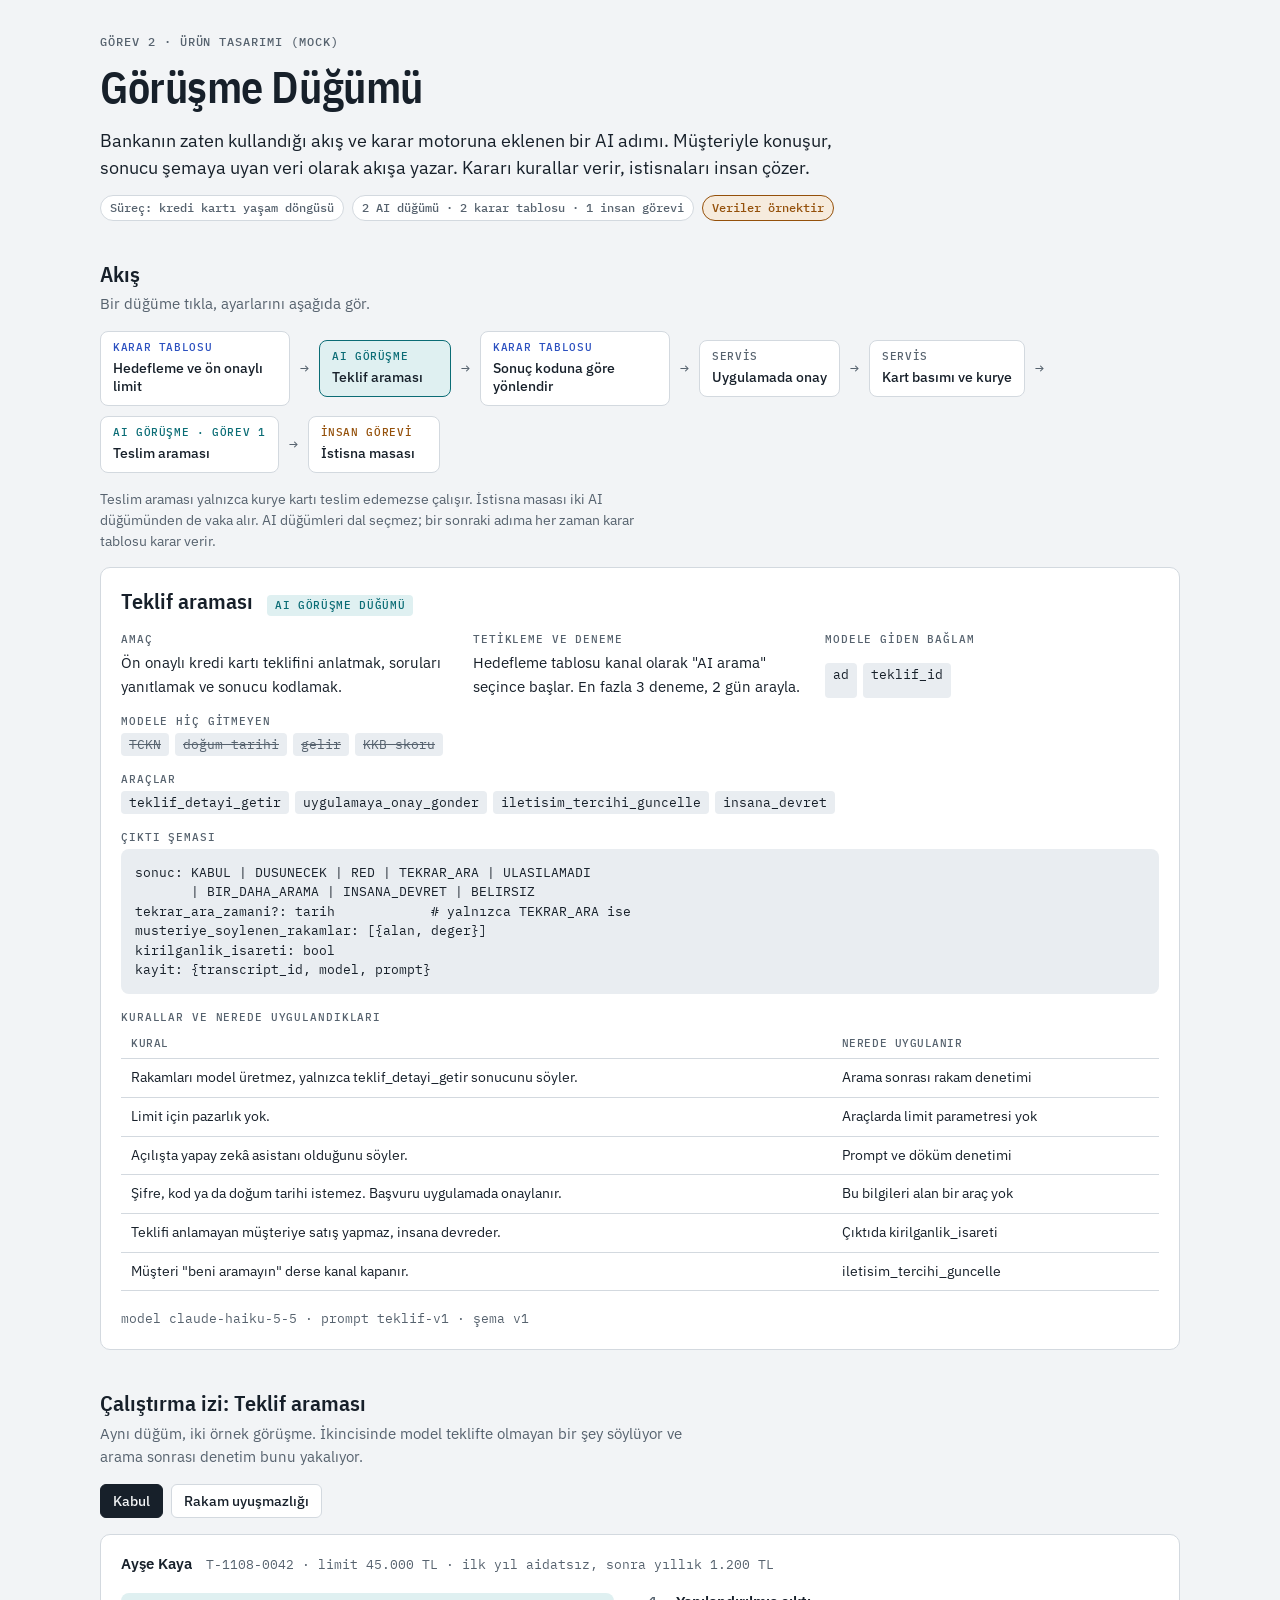
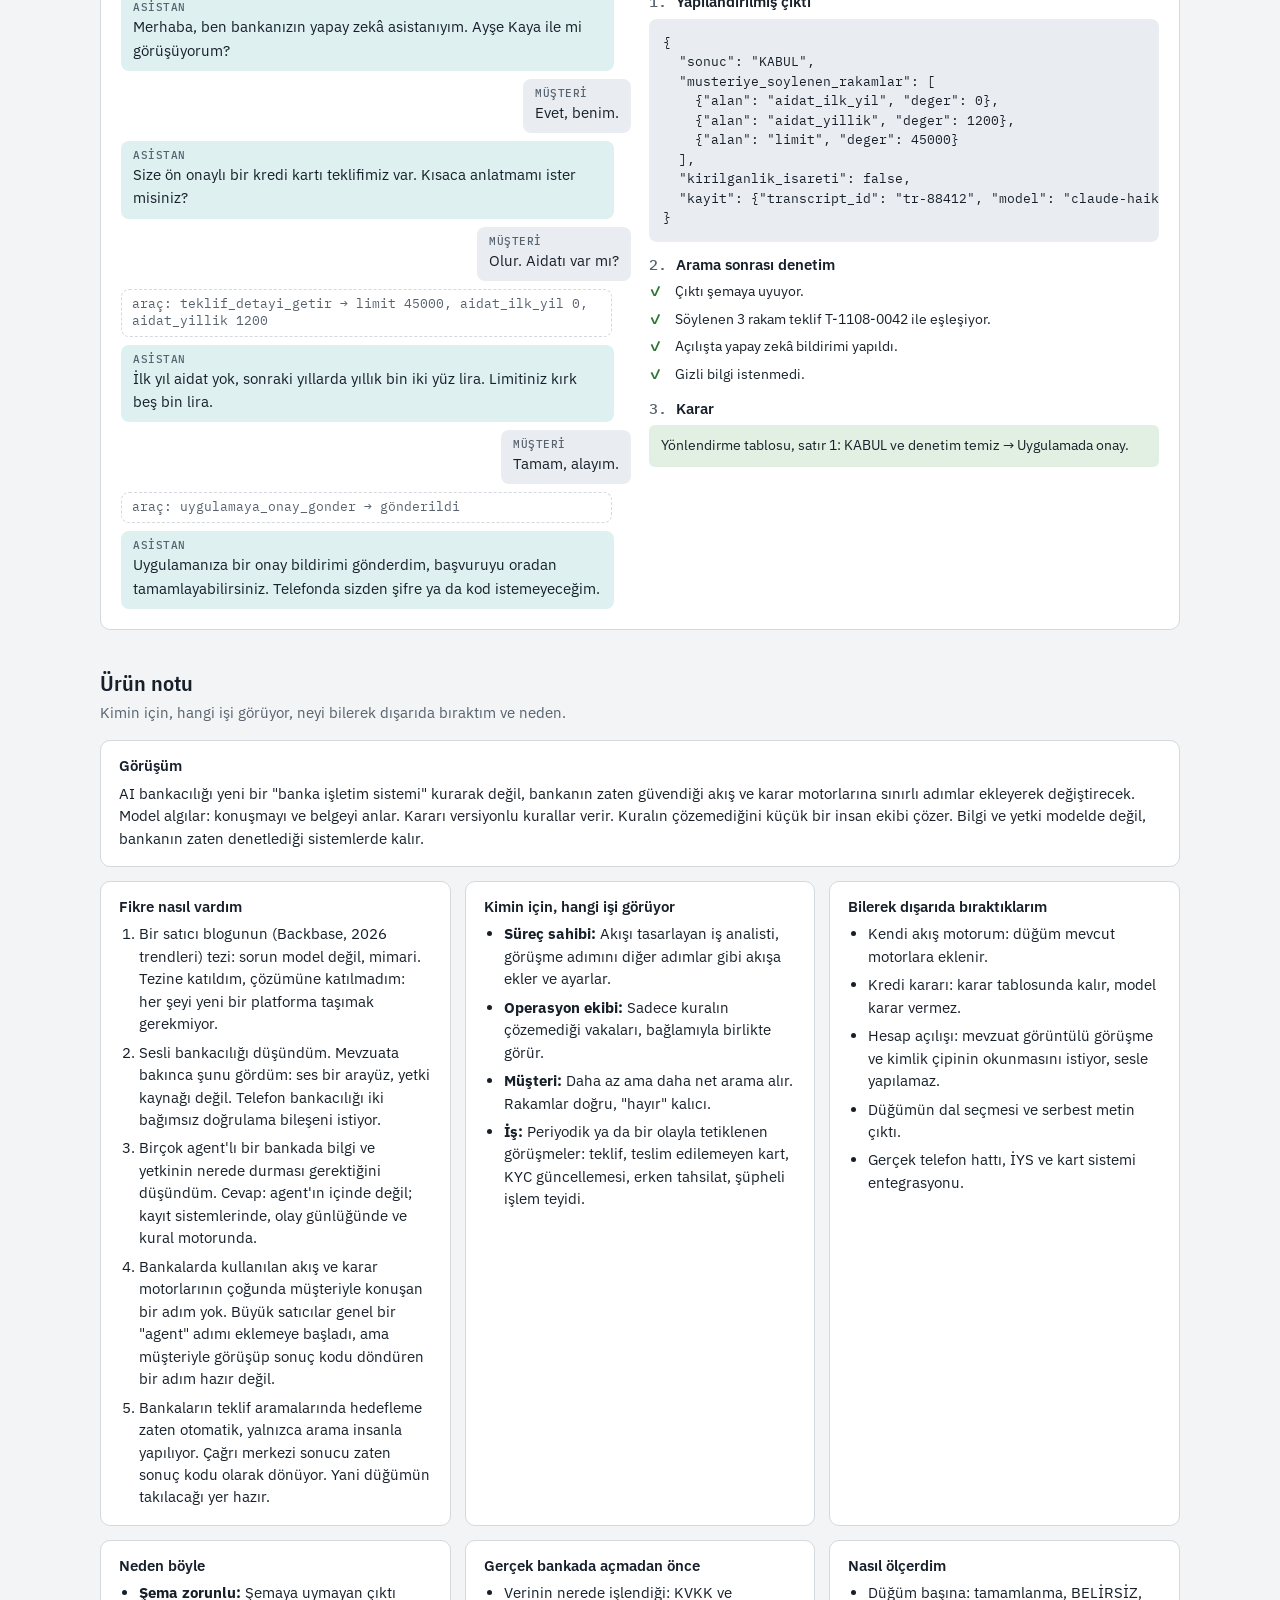
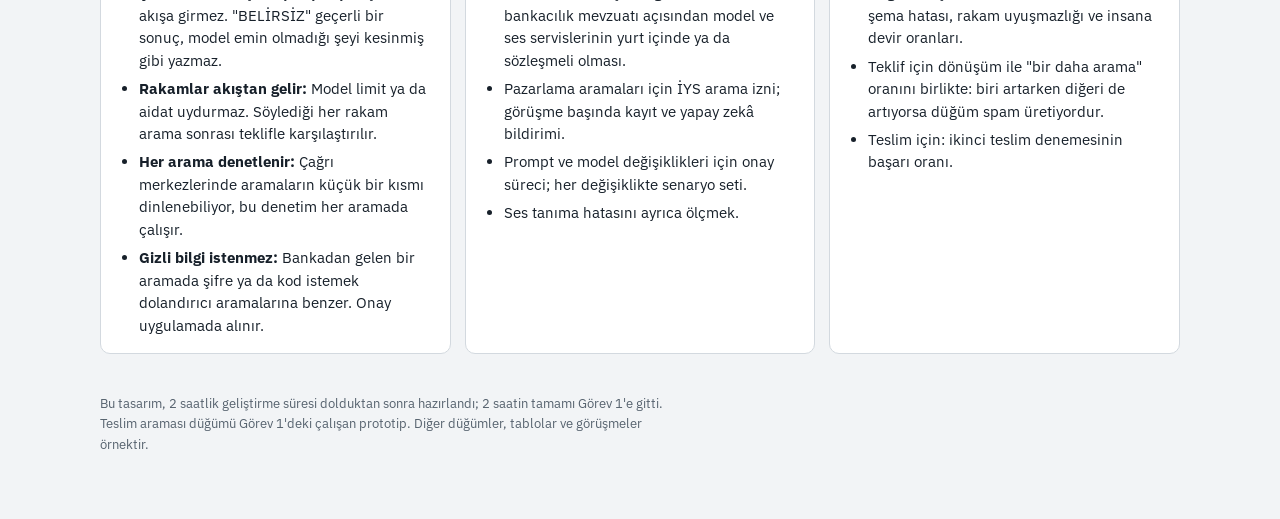
<file: gorev2/index.html>
<!doctype html>
<html lang="tr">
<head>
<meta charset="utf-8">
<meta name="viewport" content="width=device-width, initial-scale=1, viewport-fit=cover">
<style>body{margin:0}[hidden]{display:none!important}img{max-width:100%}</style>
</head>
<body>
<title>Görüşme Düğümü</title>
<meta name="claude:viewport-fit-sides" content="cover">
<link rel="stylesheet" href="https://fonts.googleapis.com/css2?family=IBM+Plex+Mono:wght@400;500&family=IBM+Plex+Sans+Condensed:wght@500;600&family=IBM+Plex+Sans:wght@400;500;600&display=swap">
<style>
/* Layout: tek sütunlu ürün sayfası. Üstte akış şeridi, altında seçili düğümün paneli, sonra çalıştırma izi ve ürün notu. */
:root {
  --bg: #f2f4f6; --surface: #ffffff; --sunk: #e9edf1; --ink: #17202a; --muted: #56626e; --line: #d3d9df;
  --ai: #0a6c75; --ai-soft: #dff0f1;
  --dec: #2b50c0; --dec-soft: #e5eafa;
  --svc: #56626e; --svc-soft: #eceff2;
  --human: #94500a; --human-soft: #f6ebdd;
  --ok: #2a7632; --ok-soft: #e2f0e3; --bad: #ad2a20; --bad-soft: #f8e2df;
  --f-display: "IBM Plex Sans Condensed", "Arial Narrow", system-ui, sans-serif;
  --f-body: "IBM Plex Sans", system-ui, -apple-system, "Segoe UI", sans-serif;
  --f-mono: "IBM Plex Mono", ui-monospace, SFMono-Regular, Menlo, monospace;
}
@media (prefers-color-scheme: dark) {
  :root:not([data-theme="light"]) {
    --bg: #0f141a; --surface: #161d25; --sunk: #1d2630; --ink: #e6ebf0; --muted: #97a3af; --line: #2b3642;
    --ai: #4cc4cc; --ai-soft: #12343a; --dec: #8fa6ff; --dec-soft: #1c2547; --svc: #a3aeb9; --svc-soft: #222b35;
    --human: #f0a650; --human-soft: #3a2a14; --ok: #74cf7b; --ok-soft: #163019; --bad: #ff8a80; --bad-soft: #3d1a18;
    color-scheme: dark;
  }
}
:root[data-theme="dark"] {
  --bg: #0f141a; --surface: #161d25; --sunk: #1d2630; --ink: #e6ebf0; --muted: #97a3af; --line: #2b3642;
  --ai: #4cc4cc; --ai-soft: #12343a; --dec: #8fa6ff; --dec-soft: #1c2547; --svc: #a3aeb9; --svc-soft: #222b35;
  --human: #f0a650; --human-soft: #3a2a14; --ok: #74cf7b; --ok-soft: #163019; --bad: #ff8a80; --bad-soft: #3d1a18;
  color-scheme: dark;
}
body { background: var(--bg); color: var(--ink); font: 15px/1.55 var(--f-body); }
.wrap {
  max-width: 1080px; margin: 0 auto; display: grid; gap: 40px;
  padding-left: max(16px, env(safe-area-inset-left, 0px)); padding-right: max(16px, env(safe-area-inset-right, 0px));
  padding-block: 36px 64px;
}
h1, h2, h3 { font-family: var(--f-display); text-wrap: balance; margin: 0; line-height: 1.15; }
h1 { font-size: clamp(30px, 5vw, 44px); font-weight: 600; letter-spacing: -0.01em; }
h2 { font-size: 22px; font-weight: 600; }
h3 { font-size: 15px; font-weight: 600; font-family: var(--f-body); }
p { margin: 0; }
code, pre, .mono { font-family: var(--f-mono); font-size: 13px; }
.eyebrow { font: 500 12px/1 var(--f-mono); letter-spacing: 0.08em; text-transform: uppercase; color: var(--muted); }
.muted { color: var(--muted); }
section { display: grid; gap: 16px; min-width: 0; }
.sec-head { display: grid; gap: 6px; max-width: 68ch; }

/* Başlık */
header { display: grid; gap: 14px; max-width: 760px; }
.thesis { font-size: 18px; line-height: 1.5; }
.pills { display: flex; flex-wrap: wrap; gap: 8px; }
.pill { font: 500 12px/1 var(--f-mono); padding: 6px 9px; border-radius: 999px; border: 1px solid var(--line); background: var(--surface); color: var(--muted); }
.pill.warn { border-color: var(--human); color: var(--human); background: var(--human-soft); }

/* Akış şeridi */
.flow { list-style: none; margin: 0; padding: 0; display: flex; flex-wrap: wrap; gap: 10px; align-items: stretch; }
.flow li { display: flex; align-items: center; gap: 10px; }
.flow li:not(:last-child)::after { content: "→"; color: var(--muted); font-family: var(--f-mono); }
.node {
  --k: var(--svc); --ks: var(--svc-soft);
  display: grid; gap: 6px; text-align: left; cursor: pointer; min-width: 132px; max-width: 190px;
  padding: 10px 12px; border-radius: 8px; border: 1.5px solid var(--line); background: var(--surface); color: var(--ink);
  font: 500 14px/1.3 var(--f-body);
}
.node[data-kind="ai"] { --k: var(--ai); --ks: var(--ai-soft); }
.node[data-kind="dec"] { --k: var(--dec); --ks: var(--dec-soft); }
.node[data-kind="human"] { --k: var(--human); --ks: var(--human-soft); }
.node .tag { font: 500 10.5px/1 var(--f-mono); letter-spacing: 0.06em; text-transform: uppercase; color: var(--k); }
.node:hover { border-color: var(--k); }
.node[aria-pressed="true"] { border-color: var(--k); background: var(--ks); }
.node:focus-visible, .tab:focus-visible { outline: 2px solid var(--k, var(--ai)); outline-offset: 2px; }
.flow-note { font-size: 13.5px; color: var(--muted); max-width: 72ch; }

/* Panel */
.panel { background: var(--surface); border: 1px solid var(--line); border-radius: 10px; padding: 20px; display: grid; gap: 18px; min-width: 0; }
.panel-head { display: flex; flex-wrap: wrap; align-items: baseline; gap: 10px 14px; }
.kind-chip { font: 500 11px/1 var(--f-mono); letter-spacing: 0.06em; text-transform: uppercase; padding: 5px 8px; border-radius: 4px; }
.kind-chip.ai { color: var(--ai); background: var(--ai-soft); }
.kind-chip.dec { color: var(--dec); background: var(--dec-soft); }
.kind-chip.svc { color: var(--svc); background: var(--svc-soft); }
.kind-chip.human { color: var(--human); background: var(--human-soft); }
.grid2 { display: grid; grid-template-columns: repeat(auto-fit, minmax(260px, 1fr)); gap: 18px; }
.field { display: grid; gap: 6px; min-width: 0; }
.field > .eyebrow { font-size: 11px; }
.chips { display: flex; flex-wrap: wrap; gap: 6px; }
.chip { font: 13px/1 var(--f-mono); padding: 5px 8px; border-radius: 4px; background: var(--sunk); }
.chip.no { text-decoration: line-through; color: var(--muted); }
pre { margin: 0; padding: 14px; background: var(--sunk); border-radius: 8px; overflow-x: auto; line-height: 1.5; }
.tbl-wrap { overflow-x: auto; }
table { border-collapse: collapse; width: 100%; font-size: 14px; }
th, td { text-align: left; padding: 8px 10px; border-bottom: 1px solid var(--line); vertical-align: top; }
th { font: 500 11px/1.2 var(--f-mono); letter-spacing: 0.05em; text-transform: uppercase; color: var(--muted); }
td.mono, th.mono { font-family: var(--f-mono); font-size: 13px; }
.dmn th.split, .dmn td.split { border-left: 3px double var(--line); }
.hit { font: 600 12px/1 var(--f-mono); color: var(--dec); border: 1px solid var(--dec); border-radius: 3px; padding: 2px 5px; }
.callout { font-size: 14px; padding: 10px 12px; border-radius: 6px; background: var(--sunk); }

/* Çalıştırma izi */
.tabs { display: flex; flex-wrap: wrap; gap: 8px; }
.tab { font: 500 14px/1 var(--f-body); padding: 9px 12px; border-radius: 6px; cursor: pointer; border: 1px solid var(--line); background: var(--surface); color: var(--ink); }
.tab[aria-selected="true"] { border-color: var(--ink); background: var(--ink); color: var(--bg); }
.trace { display: grid; grid-template-columns: minmax(0, 1fr) minmax(0, 1fr); gap: 18px; }
@media (max-width: 780px) { .trace { grid-template-columns: minmax(0, 1fr); } }
.transcript { display: grid; gap: 8px; align-content: start; }
.msg { display: grid; gap: 2px; padding: 9px 12px; border-radius: 8px; max-width: 92%; }
.msg .who { font: 500 11px/1 var(--f-mono); letter-spacing: 0.05em; text-transform: uppercase; color: var(--muted); }
.msg.ai { background: var(--ai-soft); }
.msg.cust { background: var(--sunk); justify-self: end; }
.msg.tool { background: transparent; border: 1px dashed var(--line); font: 13px/1.3 var(--f-mono); color: var(--muted); padding: 6px 10px; }
.steps { display: grid; gap: 14px; align-content: start; counter-reset: s; }
.step { display: grid; gap: 8px; }
.step > h3 { counter-increment: s; }
.step > h3::before { content: counter(s) ". "; color: var(--muted); font-family: var(--f-mono); font-weight: 500; }
.checks { list-style: none; margin: 0; padding: 0; display: grid; gap: 6px; font-size: 14px; }
.checks li { display: grid; grid-template-columns: 22px minmax(0, 1fr); gap: 4px; }
.checks .ok::before { content: "✓"; color: var(--ok); font-weight: 600; }
.checks .bad::before { content: "✗"; color: var(--bad); font-weight: 600; }
.verdict { padding: 10px 12px; border-radius: 6px; font-size: 14px; }
.verdict.ok { background: var(--ok-soft); }
.verdict.bad { background: var(--bad-soft); }

/* Ürün notu */
.note-grid { display: grid; grid-template-columns: repeat(auto-fit, minmax(300px, 1fr)); gap: 14px; }
.note { background: var(--surface); border: 1px solid var(--line); border-radius: 10px; padding: 16px 18px; display: grid; gap: 8px; align-content: start; min-width: 0; }
.note ul, .note ol { margin: 0; padding-left: 20px; display: grid; gap: 6px; font-size: 14.5px; }
.note p { font-size: 14.5px; }
.note.wide { grid-column: 1 / -1; }
footer { font-size: 13px; color: var(--muted); max-width: 72ch; }
@media (prefers-reduced-motion: no-preference) { .node, .tab { transition: background-color .15s, border-color .15s; } }
</style>

<div class="wrap">
  <header>
    <span class="eyebrow">Görev 2 · Ürün tasarımı (mock)</span>
    <h1>Görüşme Düğümü</h1>
    <p class="thesis">Bankanın zaten kullandığı akış ve karar motoruna eklenen bir AI adımı. Müşteriyle konuşur, sonucu şemaya uyan veri olarak akışa yazar. Kararı kurallar verir, istisnaları insan çözer.</p>
    <div class="pills">
      <span class="pill">Süreç: kredi kartı yaşam döngüsü</span>
      <span class="pill">2 AI düğümü · 2 karar tablosu · 1 insan görevi</span>
      <span class="pill warn">Veriler örnektir</span>
    </div>
  </header>

  <section aria-labelledby="h-akis">
    <div class="sec-head">
      <h2 id="h-akis">Akış</h2>
      <p class="muted">Bir düğüme tıkla, ayarlarını aşağıda gör.</p>
    </div>
    <ol class="flow" id="flow"></ol>
    <p class="flow-note">Teslim araması yalnızca kurye kartı teslim edemezse çalışır. İstisna masası iki AI düğümünden de vaka alır. AI düğümleri dal seçmez; bir sonraki adıma her zaman karar tablosu karar verir.</p>
    <div class="panel" id="panel" aria-live="polite"></div>
  </section>

  <section aria-labelledby="h-iz">
    <div class="sec-head">
      <h2 id="h-iz">Çalıştırma izi: Teklif araması</h2>
      <p class="muted">Aynı düğüm, iki örnek görüşme. İkincisinde model teklifte olmayan bir şey söylüyor ve arama sonrası denetim bunu yakalıyor.</p>
    </div>
    <div class="tabs" role="tablist" id="tabs"></div>
    <div class="panel" id="trace" role="tabpanel"></div>
  </section>

  <section aria-labelledby="h-not">
    <div class="sec-head">
      <h2 id="h-not">Ürün notu</h2>
      <p class="muted">Kimin için, hangi işi görüyor, neyi bilerek dışarıda bıraktım ve neden.</p>
    </div>
    <div class="note-grid">
      <div class="note wide">
        <h3>Görüşüm</h3>
        <p>AI bankacılığı yeni bir "banka işletim sistemi" kurarak değil, bankanın zaten güvendiği akış ve karar motorlarına sınırlı adımlar ekleyerek değiştirecek. Model algılar: konuşmayı ve belgeyi anlar. Kararı versiyonlu kurallar verir. Kuralın çözemediğini küçük bir insan ekibi çözer. Bilgi ve yetki modelde değil, bankanın zaten denetlediği sistemlerde kalır.</p>
      </div>
      <div class="note">
        <h3>Fikre nasıl vardım</h3>
        <ol>
          <li>Bir satıcı blogunun (Backbase, 2026 trendleri) tezi: sorun model değil, mimari. Tezine katıldım, çözümüne katılmadım: her şeyi yeni bir platforma taşımak gerekmiyor.</li>
          <li>Sesli bankacılığı düşündüm. Mevzuata bakınca şunu gördüm: ses bir arayüz, yetki kaynağı değil. Telefon bankacılığı iki bağımsız doğrulama bileşeni istiyor.</li>
          <li>Birçok agent'lı bir bankada bilgi ve yetkinin nerede durması gerektiğini düşündüm. Cevap: agent'ın içinde değil; kayıt sistemlerinde, olay günlüğünde ve kural motorunda.</li>
          <li>Bankalarda kullanılan akış ve karar motorlarının çoğunda müşteriyle konuşan bir adım yok. Büyük satıcılar genel bir "agent" adımı eklemeye başladı, ama müşteriyle görüşüp sonuç kodu döndüren bir adım hazır değil.</li>
          <li>Bankaların teklif aramalarında hedefleme zaten otomatik, yalnızca arama insanla yapılıyor. Çağrı merkezi sonucu zaten sonuç kodu olarak dönüyor. Yani düğümün takılacağı yer hazır.</li>
        </ol>
      </div>
      <div class="note">
        <h3>Kimin için, hangi işi görüyor</h3>
        <ul>
          <li><b>Süreç sahibi:</b> Akışı tasarlayan iş analisti, görüşme adımını diğer adımlar gibi akışa ekler ve ayarlar.</li>
          <li><b>Operasyon ekibi:</b> Sadece kuralın çözemediği vakaları, bağlamıyla birlikte görür.</li>
          <li><b>Müşteri:</b> Daha az ama daha net arama alır. Rakamlar doğru, "hayır" kalıcı.</li>
          <li><b>İş:</b> Periyodik ya da bir olayla tetiklenen görüşmeler: teklif, teslim edilemeyen kart, KYC güncellemesi, erken tahsilat, şüpheli işlem teyidi.</li>
        </ul>
      </div>
      <div class="note">
        <h3>Bilerek dışarıda bıraktıklarım</h3>
        <ul>
          <li>Kendi akış motorum: düğüm mevcut motorlara eklenir.</li>
          <li>Kredi kararı: karar tablosunda kalır, model karar vermez.</li>
          <li>Hesap açılışı: mevzuat görüntülü görüşme ve kimlik çipinin okunmasını istiyor, sesle yapılamaz.</li>
          <li>Düğümün dal seçmesi ve serbest metin çıktı.</li>
          <li>Gerçek telefon hattı, İYS ve kart sistemi entegrasyonu.</li>
        </ul>
      </div>
      <div class="note">
        <h3>Neden böyle</h3>
        <ul>
          <li><b>Şema zorunlu:</b> Şemaya uymayan çıktı akışa girmez. "BELİRSİZ" geçerli bir sonuç, model emin olmadığı şeyi kesinmiş gibi yazmaz.</li>
          <li><b>Rakamlar akıştan gelir:</b> Model limit ya da aidat uydurmaz. Söylediği her rakam arama sonrası teklifle karşılaştırılır.</li>
          <li><b>Her arama denetlenir:</b> Çağrı merkezlerinde aramaların küçük bir kısmı dinlenebiliyor, bu denetim her aramada çalışır.</li>
          <li><b>Gizli bilgi istenmez:</b> Bankadan gelen bir aramada şifre ya da kod istemek dolandırıcı aramalarına benzer. Onay uygulamada alınır.</li>
        </ul>
      </div>
      <div class="note">
        <h3>Gerçek bankada açmadan önce</h3>
        <ul>
          <li>Verinin nerede işlendiği: KVKK ve bankacılık mevzuatı açısından model ve ses servislerinin yurt içinde ya da sözleşmeli olması.</li>
          <li>Pazarlama aramaları için İYS arama izni; görüşme başında kayıt ve yapay zekâ bildirimi.</li>
          <li>Prompt ve model değişiklikleri için onay süreci; her değişiklikte senaryo seti.</li>
          <li>Ses tanıma hatasını ayrıca ölçmek.</li>
        </ul>
      </div>
      <div class="note">
        <h3>Nasıl ölçerdim</h3>
        <ul>
          <li>Düğüm başına: tamamlanma, BELİRSİZ, şema hatası, rakam uyuşmazlığı ve insana devir oranları.</li>
          <li>Teklif için dönüşüm ile "bir daha arama" oranını birlikte: biri artarken diğeri de artıyorsa düğüm spam üretiyordur.</li>
          <li>Teslim için: ikinci teslim denemesinin başarı oranı.</li>
        </ul>
      </div>
    </div>
  </section>

  <footer>Bu tasarım, 2 saatlik geliştirme süresi dolduktan sonra hazırlandı; 2 saatin tamamı Görev 1'e gitti. Teslim araması düğümü Görev 1'deki çalışan prototip. Diğer düğümler, tablolar ve görüşmeler örnektir.</footer>
</div>

<script>
const NODES = [
  { id: "hedef", kind: "dec", tag: "Karar tablosu", label: "Hedefleme ve ön onaylı limit" },
  { id: "teklif", kind: "ai", tag: "AI görüşme", label: "Teklif araması" },
  { id: "yonlendir", kind: "dec", tag: "Karar tablosu", label: "Sonuç koduna göre yönlendir" },
  { id: "onay", kind: "svc", tag: "Servis", label: "Uygulamada onay" },
  { id: "kurye", kind: "svc", tag: "Servis", label: "Kart basımı ve kurye" },
  { id: "teslim", kind: "ai", tag: "AI görüşme · Görev 1", label: "Teslim araması" },
  { id: "masa", kind: "human", tag: "İnsan görevi", label: "İstisna masası" },
];
const KIND = { ai: "AI görüşme düğümü", dec: "Karar tablosu", svc: "Servis adımı", human: "İnsan görevi" };

const chips = (list, cls = "") => `<div class="chips">${list.map((x) => `<span class="chip ${cls}">${x}</span>`).join("")}</div>`;
const field = (label, body) => `<div class="field"><span class="eyebrow">${label}</span>${body}</div>`;

const DETAIL = {
  hedef: () => `
    <p>Kimin aranacağına, hangi limitle ve hangi kanaldan teklif yapılacağına kural motoru karar verir. Model bu adımda yok.</p>
    <div class="tbl-wrap"><table class="dmn">
      <thead><tr><th><span class="hit" title="İlk eşleşen satır uygulanır">F</span></th><th>İYS arama izni</th><th>Eğilim skoru</th><th>KKB skoru</th><th class="split">Kanal</th><th>Limit üst sınırı</th></tr></thead>
      <tbody>
        <tr><td class="mono">1</td><td>var</td><td class="mono">≥ 0,60</td><td class="mono">≥ 1500</td><td class="split">AI arama</td><td class="mono">60.000 TL</td></tr>
        <tr><td class="mono">2</td><td>var</td><td class="mono">≥ 0,60</td><td class="mono">1100–1499</td><td class="split">AI arama</td><td class="mono">20.000 TL</td></tr>
        <tr><td class="mono">3</td><td>yok</td><td class="mono">≥ 0,60</td><td class="mono">≥ 1100</td><td class="split">Uygulama içi teklif</td><td class="mono">20.000 TL</td></tr>
        <tr><td class="mono">4</td><td>–</td><td class="mono">&lt; 0,60</td><td>–</td><td class="split">Teklif yok</td><td>–</td></tr>
      </tbody></table></div>
    <p class="callout">Eşikler örnektir. Tablo versiyonlu tutulur; denetçi okuyabilir, değişiklikleri test edilir.</p>`,

  teklif: () => `
    <div class="grid2">
      ${field("Amaç", "<p>Ön onaylı kredi kartı teklifini anlatmak, soruları yanıtlamak ve sonucu kodlamak.</p>")}
      ${field("Tetikleme ve deneme", "<p>Hedefleme tablosu kanal olarak \"AI arama\" seçince başlar. En fazla 3 deneme, 2 gün arayla.</p>")}
      ${field("Modele giden bağlam", chips(["ad", "teklif_id"]))}
      ${field("Modele hiç gitmeyen", chips(["TCKN", "doğum tarihi", "gelir", "KKB skoru"], "no"))}
    </div>
    ${field("Araçlar", chips(["teklif_detayi_getir", "uygulamaya_onay_gonder", "iletisim_tercihi_guncelle", "insana_devret"]))}
    ${field("Çıktı şeması", `<pre>sonuc: KABUL | DUSUNECEK | RED | TEKRAR_ARA | ULASILAMADI
       | BIR_DAHA_ARAMA | INSANA_DEVRET | BELIRSIZ
tekrar_ara_zamani?: tarih            # yalnızca TEKRAR_ARA ise
musteriye_soylenen_rakamlar: [{alan, deger}]
kirilganlik_isareti: bool
kayit: {transcript_id, model, prompt}</pre>`)}
    ${field("Kurallar ve nerede uygulandıkları", `<div class="tbl-wrap"><table>
      <thead><tr><th>Kural</th><th>Nerede uygulanır</th></tr></thead><tbody>
      <tr><td>Rakamları model üretmez, yalnızca teklif_detayi_getir sonucunu söyler.</td><td>Arama sonrası rakam denetimi</td></tr>
      <tr><td>Limit için pazarlık yok.</td><td>Araçlarda limit parametresi yok</td></tr>
      <tr><td>Açılışta yapay zekâ asistanı olduğunu söyler.</td><td>Prompt ve döküm denetimi</td></tr>
      <tr><td>Şifre, kod ya da doğum tarihi istemez. Başvuru uygulamada onaylanır.</td><td>Bu bilgileri alan bir araç yok</td></tr>
      <tr><td>Teklifi anlamayan müşteriye satış yapmaz, insana devreder.</td><td>Çıktıda kirilganlik_isareti</td></tr>
      <tr><td>Müşteri "beni aramayın" derse kanal kapanır.</td><td>iletisim_tercihi_guncelle</td></tr>
      </tbody></table></div>`)}
    <p class="muted mono">model claude-haiku-5-5 · prompt teklif-v1 · şema v1</p>`,

  yonlendir: () => `
    <p>AI düğümünün sonuç kodu bir sonraki adımı belirler. Yönlendirme her zaman bu tabloda; model dal seçmez.</p>
    <div class="tbl-wrap"><table class="dmn">
      <thead><tr><th><span class="hit" title="İlk eşleşen satır uygulanır">F</span></th><th>Sonuç kodu ve denetim</th><th class="split">Sonraki adım</th></tr></thead>
      <tbody>
        <tr><td class="mono">1</td><td class="mono">KABUL · denetim temiz</td><td class="split">Uygulamada onay</td></tr>
        <tr><td class="mono">2</td><td class="mono">DUSUNECEK</td><td class="split">3 gün sonra uygulama hatırlatması</td></tr>
        <tr><td class="mono">3</td><td class="mono">TEKRAR_ARA, ULASILAMADI</td><td class="split">Zamanlayıcı, sonra Teklif araması (en fazla 3)</td></tr>
        <tr><td class="mono">4</td><td class="mono">RED</td><td class="split">Bu ürün 6 ay teklif edilmez</td></tr>
        <tr><td class="mono">5</td><td class="mono">BIR_DAHA_ARAMA</td><td class="split">Arama izni kapanır</td></tr>
        <tr><td class="mono">6</td><td class="mono">BELIRSIZ, INSANA_DEVRET, şema ya da rakam hatası</td><td class="split">İstisna masası</td></tr>
      </tbody></table></div>`,

  onay: () => `
    <p>Kayıtlı cihaza bir onay bildirimi gider. Sözleşme ve onay burada, iki bağımsız bileşenle (cihaz ve PIN ya da biyometri) alınır.</p>
    <p class="callout">Telefonda onay alınmaz: bankadan gelen bir aramada gizli bilgi istemek dolandırıcı aramalarına benzer. 3 gün içinde onay gelmezse bir hatırlatma gider, sonra teklif kapanır.</p>`,

  kurye: () => `
    <p>Kart sistemi ve kurye entegrasyonu bu tasarımın kapsamı dışında. Kart yalnızca sahibine, kimliği görülerek teslim edilir.</p>
    <p class="callout">Kurye kartı teslim edemezse akış Teslim araması düğümüne geçer.</p>`,

  teslim: () => `
    <p class="callout">Bu düğüm Görev 1'de çalışan prototip: tarayıcıda sesli görüşme, Claude Agent SDK ve ayrı bir banka servisi.</p>
    <div class="grid2">
      ${field("Amaç", "<p>Teslim edilemeyen kart için bu hafta yeni bir teslim zamanı ayarlamak.</p>")}
      ${field("Modele hiç gitmeyen", chips(["doğum tarihi", "customer_id"], "no") + "<p class=\"muted\">Doğum tarihini servis karşılaştırır. Müşteri sunucuda oturuma bağlı.</p>")}
    </div>
    ${field("Araçlar (10)", chips(["verify_identity", "confirm_address", "set_delivery_address", "list_available_slots", "book_slot", "reschedule_appointment", "cancel_appointment", "join_waitlist", "escalate", "end_call"]))}
    ${field("Çıktı", "<pre>sonuc: scheduled | waitlisted | cancelled\n     | verification_failed | not_reached | escalated\n# modelin beyanından değil, veritabanından hesaplanır</pre>")}
    ${field("Yönlendirme", `<div class="tbl-wrap"><table><tbody>
      <tr><td class="mono">scheduled</td><td>Kurye</td></tr>
      <tr><td class="mono">waitlisted</td><td>Bekleme listesi; yer açılırsa otomatik atama ve SMS, açılmazsa gelecek hafta önceliği</td></tr>
      <tr><td class="mono">verification_failed, not_reached, escalated</td><td>İstisna masası</td></tr>
      </tbody></table></div>`)}
    ${field("Sunucudaki güvenceler", "<p>Kapasite veritabanı kısıtlarıyla korunuyor. 2 hatalı doğum tarihinde kilit. Telefonu başkası açarsa aramanın konusu söylenmiyor. Kart üçüncü kişiye verilmiyor.</p>")}`,

  masa: () => `
    <p>İki AI düğümünden gelen vakalar burada toplanır. Her vaka konuşma özeti, yapılandırılmış çıktı ve önerilen aksiyonla gelir. İnsan onaylar, düzeltir ya da reddeder; her karar kim, hangi kural, hangi bağlam olarak kaydedilir.</p>
    <div class="tbl-wrap"><table>
      <thead><tr><th>Vaka</th><th>Kaynak</th><th>Müşteri</th><th>Önerilen aksiyon</th></tr></thead><tbody>
      <tr><td>Rakam uyuşmazlığı</td><td>Teklif araması</td><td>Selin Aydın</td><td>Onay bildirimini geri çek, düzeltme SMS'i gönder</td></tr>
      <tr><td>Kimlik doğrulanamadı</td><td>Teslim araması</td><td>Can Yıldız</td><td>Uygulamadan doğrulama iste, sonra yeniden ara</td></tr>
      <tr><td>Ulaşılamadı</td><td>Teslim araması</td><td>Elif Şahin</td><td>SMS ile randevu bağlantısı gönder</td></tr>
      </tbody></table></div>
    <p class="muted">Örnek vakalar. İkisi Görev 1'in senaryo testindeki görüşmelerden.</p>`,
};

const TRACES = [
  {
    id: "kabul", tab: "Kabul", customer: "Ayşe Kaya", offer: "T-1108-0042 · limit 45.000 TL · ilk yıl aidatsız, sonra yıllık 1.200 TL",
    msgs: [
      ["ai", "Merhaba, ben bankanızın yapay zekâ asistanıyım. Ayşe Kaya ile mi görüşüyorum?"],
      ["cust", "Evet, benim."],
      ["ai", "Size ön onaylı bir kredi kartı teklifimiz var. Kısaca anlatmamı ister misiniz?"],
      ["cust", "Olur. Aidatı var mı?"],
      ["tool", "teklif_detayi_getir → limit 45000, aidat_ilk_yil 0, aidat_yillik 1200"],
      ["ai", "İlk yıl aidat yok, sonraki yıllarda yıllık bin iki yüz lira. Limitiniz kırk beş bin lira."],
      ["cust", "Tamam, alayım."],
      ["tool", "uygulamaya_onay_gonder → gönderildi"],
      ["ai", "Uygulamanıza bir onay bildirimi gönderdim, başvuruyu oradan tamamlayabilirsiniz. Telefonda sizden şifre ya da kod istemeyeceğim."],
    ],
    output: `{
  "sonuc": "KABUL",
  "musteriye_soylenen_rakamlar": [
    {"alan": "aidat_ilk_yil", "deger": 0},
    {"alan": "aidat_yillik", "deger": 1200},
    {"alan": "limit", "deger": 45000}
  ],
  "kirilganlik_isareti": false,
  "kayit": {"transcript_id": "tr-88412", "model": "claude-haiku-5-5", "prompt": "teklif-v1"}
}`,
    checks: [
      ["ok", "Çıktı şemaya uyuyor."],
      ["ok", "Söylenen 3 rakam teklif T-1108-0042 ile eşleşiyor."],
      ["ok", "Açılışta yapay zekâ bildirimi yapıldı."],
      ["ok", "Gizli bilgi istenmedi."],
    ],
    verdict: ["ok", "Yönlendirme tablosu, satır 1: KABUL ve denetim temiz → Uygulamada onay."],
  },
  {
    id: "uyusmazlik", tab: "Rakam uyuşmazlığı", customer: "Selin Aydın", offer: "T-1108-0057 · limit 20.000 TL · ilk yıl aidatsız, sonra yıllık 1.200 TL",
    msgs: [
      ["ai", "Merhaba, ben bankanızın yapay zekâ asistanıyım. Selin Aydın ile mi görüşüyorum?"],
      ["cust", "Evet."],
      ["ai", "Size ön onaylı bir kredi kartı teklifimiz var. Kısaca anlatmamı ister misiniz?"],
      ["cust", "Aidat alıyor musunuz? Almıyorsanız düşünürüm."],
      ["tool", "teklif_detayi_getir → limit 20000, aidat_ilk_yil 0, aidat_yillik 1200"],
      ["ai", "Bu kartta aidat yok, limitiniz yirmi bin lira."],
      ["cust", "Güzel, o zaman olur."],
      ["tool", "uygulamaya_onay_gonder → gönderildi"],
      ["ai", "Uygulamanıza bir onay bildirimi gönderdim, başvuruyu oradan tamamlayabilirsiniz."],
    ],
    output: `{
  "sonuc": "KABUL",
  "musteriye_soylenen_rakamlar": [
    {"alan": "aidat_yillik", "deger": 0},
    {"alan": "limit", "deger": 20000}
  ],
  "kirilganlik_isareti": false,
  "kayit": {"transcript_id": "tr-88431", "model": "claude-haiku-5-5", "prompt": "teklif-v1"}
}`,
    checks: [
      ["ok", "Çıktı şemaya uyuyor."],
      ["bad", "Rakam denetimi: müşteriye \"aidat yok\" dendi. Teklifte ilk yıldan sonra yıllık 1.200 TL aidat var."],
      ["ok", "Açılışta yapay zekâ bildirimi yapıldı."],
      ["ok", "Gizli bilgi istenmedi."],
    ],
    verdict: ["bad", "Yönlendirme tablosu, satır 6: rakam hatası → İstisna masası. Onay bildirimi geri çekilir; müşteri doğru bilgiyle yeniden onaylarsa akış devam eder."],
  },
];

function renderFlow(selected) {
  document.getElementById("flow").innerHTML = NODES.map((n) => `
    <li><button class="node" type="button" id="node-${n.id}" data-id="${n.id}" data-kind="${n.kind}" aria-pressed="${n.id === selected}">
      <span class="tag">${n.tag}</span><span>${n.label}</span></button></li>`).join("");
  const n = NODES.find((x) => x.id === selected);
  document.getElementById("panel").innerHTML = `
    <div class="panel-head"><h2>${n.label}</h2><span class="kind-chip ${n.kind}">${KIND[n.kind]}</span></div>
    ${DETAIL[n.id]()}`;
}

function renderTrace(id) {
  document.getElementById("tabs").innerHTML = TRACES.map((t) => `
    <button class="tab" type="button" role="tab" id="tab-${t.id}" data-id="${t.id}" aria-selected="${t.id === id}">${t.tab}</button>`).join("");
  const t = TRACES.find((x) => x.id === id);
  const who = { ai: "Asistan", cust: "Müşteri", tool: "" };
  document.getElementById("trace").innerHTML = `
    <div class="panel-head"><h3>${t.customer}</h3><span class="muted mono">${t.offer}</span></div>
    <div class="trace">
      <div class="transcript">
        ${t.msgs.map(([k, text]) => k === "tool"
          ? `<div class="msg tool">araç: ${text}</div>`
          : `<div class="msg ${k}"><span class="who">${who[k]}</span><span>${text}</span></div>`).join("")}
      </div>
      <div class="steps">
        <div class="step"><h3>Yapılandırılmış çıktı</h3><pre>${t.output}</pre></div>
        <div class="step"><h3>Arama sonrası denetim</h3><ul class="checks">${t.checks.map(([k, s]) => `<li class="${k}"><span>${s}</span></li>`).join("")}</ul></div>
        <div class="step"><h3>Karar</h3><p class="verdict ${t.verdict[0]}">${t.verdict[1]}</p></div>
      </div>
    </div>`;
}

let currentNode = "teklif";
let currentTrace = "kabul";
document.getElementById("flow").addEventListener("click", (e) => {
  const b = e.target.closest(".node");
  if (!b) return;
  currentNode = b.dataset.id;
  renderFlow(currentNode);
  document.getElementById("node-" + currentNode).focus();
});
document.getElementById("tabs").addEventListener("click", (e) => {
  const b = e.target.closest(".tab");
  if (!b) return;
  currentTrace = b.dataset.id;
  renderTrace(currentTrace);
  document.getElementById("tab-" + currentTrace).focus();
});
renderFlow(currentNode);
renderTrace(currentTrace);
</script>

</body>
</html>
</file>
